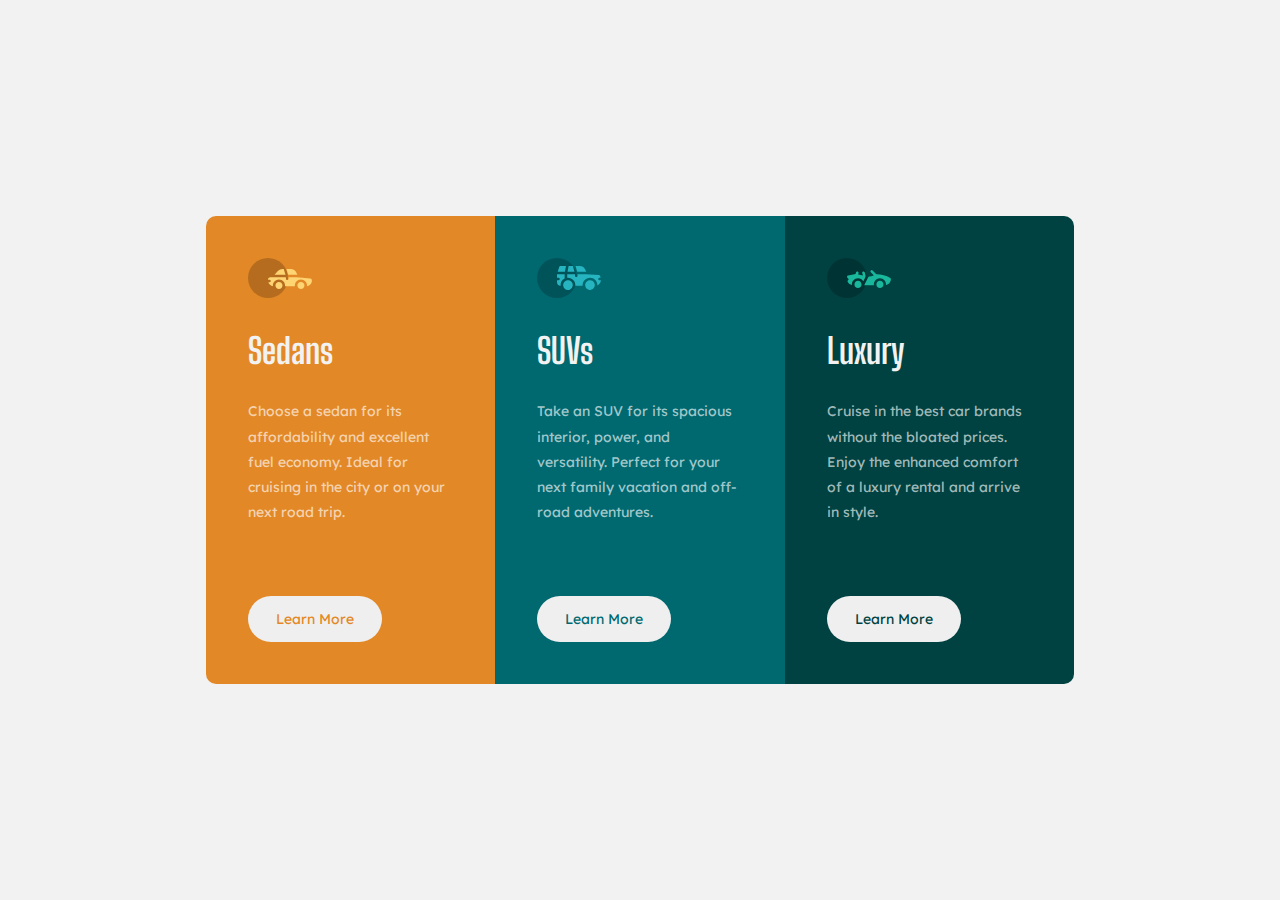
<file: 3 column preview card/index.html>
<!DOCTYPE html>
<html lang="en">

<head>
  <meta charset="UTF-8">
  <meta name="viewport" content="width=device-width, initial-scale=1.0">
  <!-- Font import -->
  <link rel="preconnect" href="https://fonts.googleapis.com">
  <link rel="preconnect" href="https://fonts.gstatic.com" crossorigin>
  <link href="https://fonts.googleapis.com/css2?family=Big+Shoulders+Display:wght@700&family=Lexend+Deca&display=swap"
    rel="stylesheet">
  <!-- Favicon -->
  <link rel="icon" type="image/png" sizes="32x32" href="./images/favicon-32x32.png">
  <!-- css linked -->
  <link rel="stylesheet" href="./css/style.css">

  <title>3 column preview card</title>

</head>

<body>

  <section class="main_container">
    <div class="sedans">
      <div><img src="./images/icon-sedans.svg" alt=""></div>
      <h1 class="headings">Sedans</h1>
      <p class="paragraphs">Choose a sedan for its affordability and excellent fuel economy. Ideal for cruising in the
        city
        or on your next road trip.</p>
      <button class="btn">Learn More</button>
    </div>
    <div class="suvs">
      <div><img src="./images/icon-suvs.svg" alt=""></div>
      <h1 class="headings">SUVs</h1>
      <p class="paragraphs">Take an SUV for its spacious interior, power, and versatility. Perfect for your next family
        vacation
        and off-road adventures.</p>
      <button class="btn">Learn More</button>
    </div>
    <div class="luxury">
      <div><img src="./images/icon-luxury.svg" alt=""></div>
      <h1 class="headings">Luxury</h1>
      <p class="paragraphs">Cruise in the best car brands without the bloated prices. Enjoy the enhanced comfort of a
        luxury
        rental and arrive in style.</p>
      <button class="btn">Learn More</button>
    </div>
  </section>

</body>

</html>
</file>
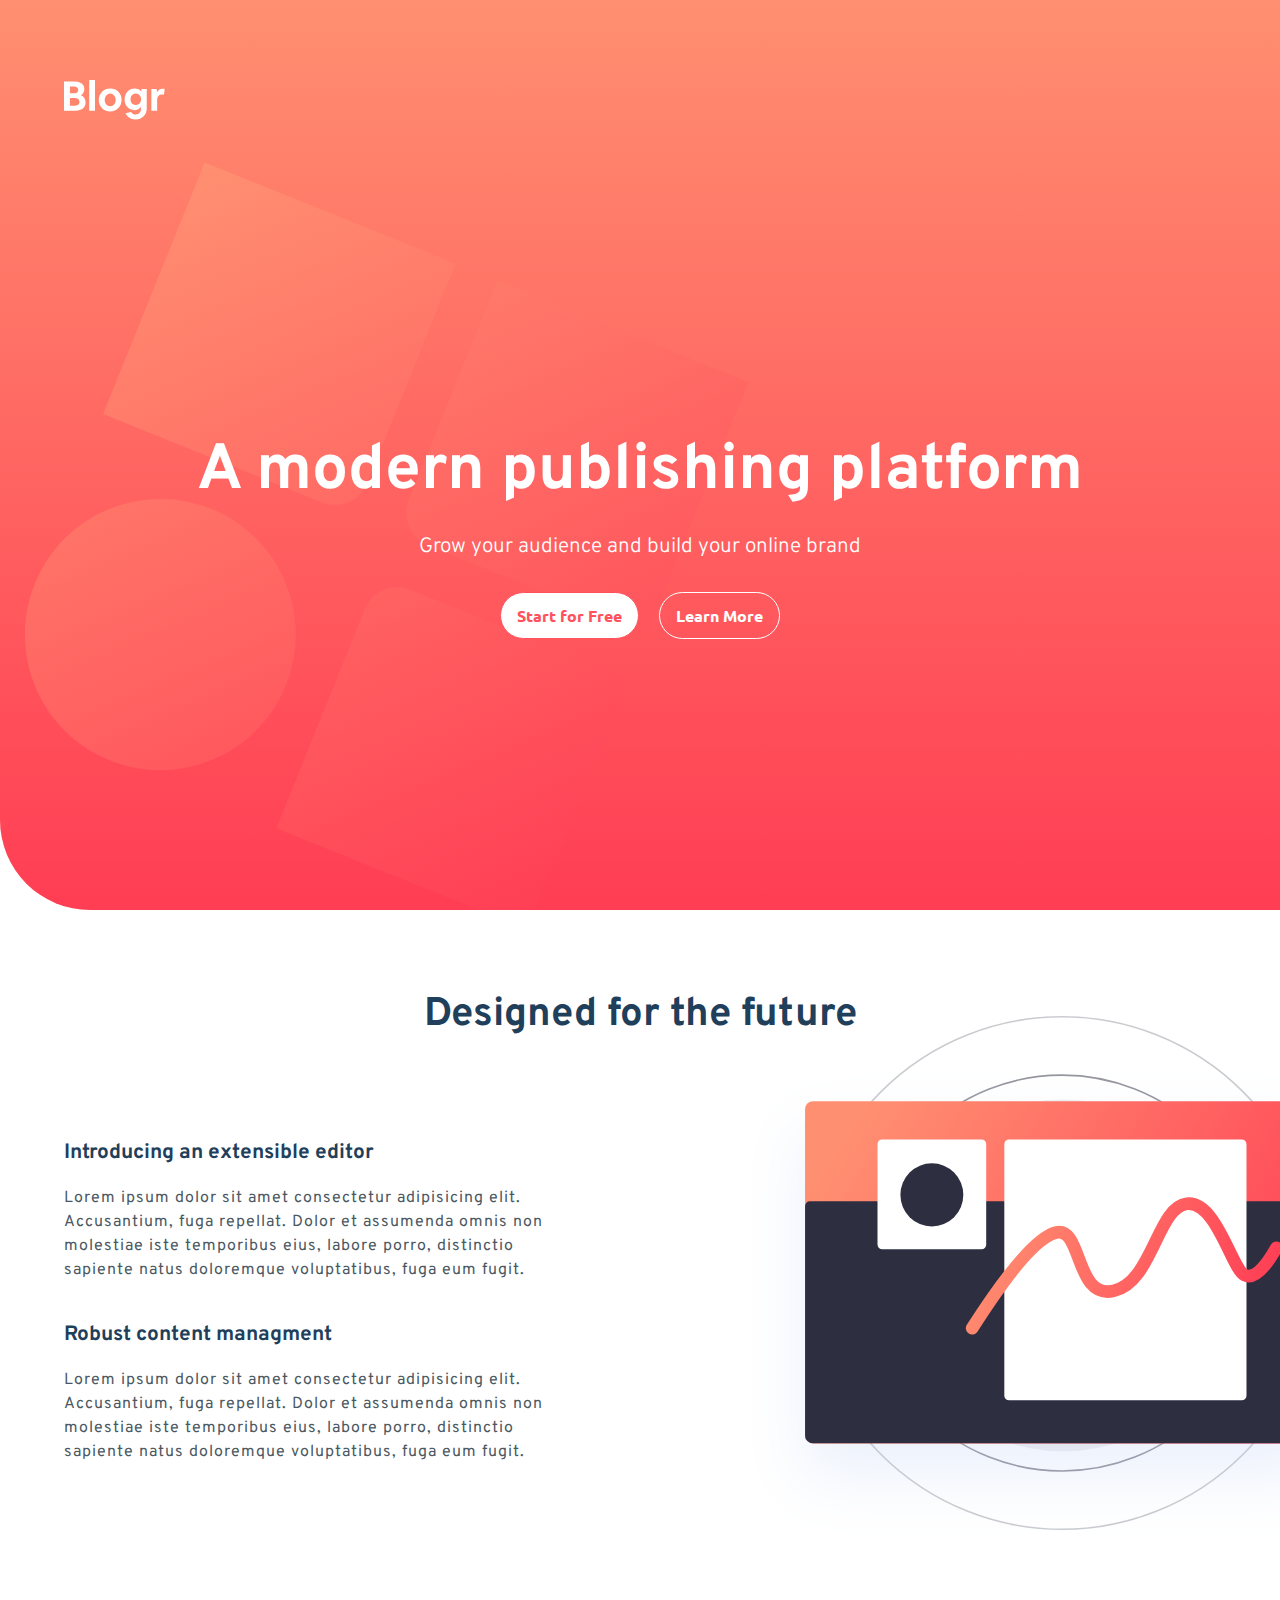
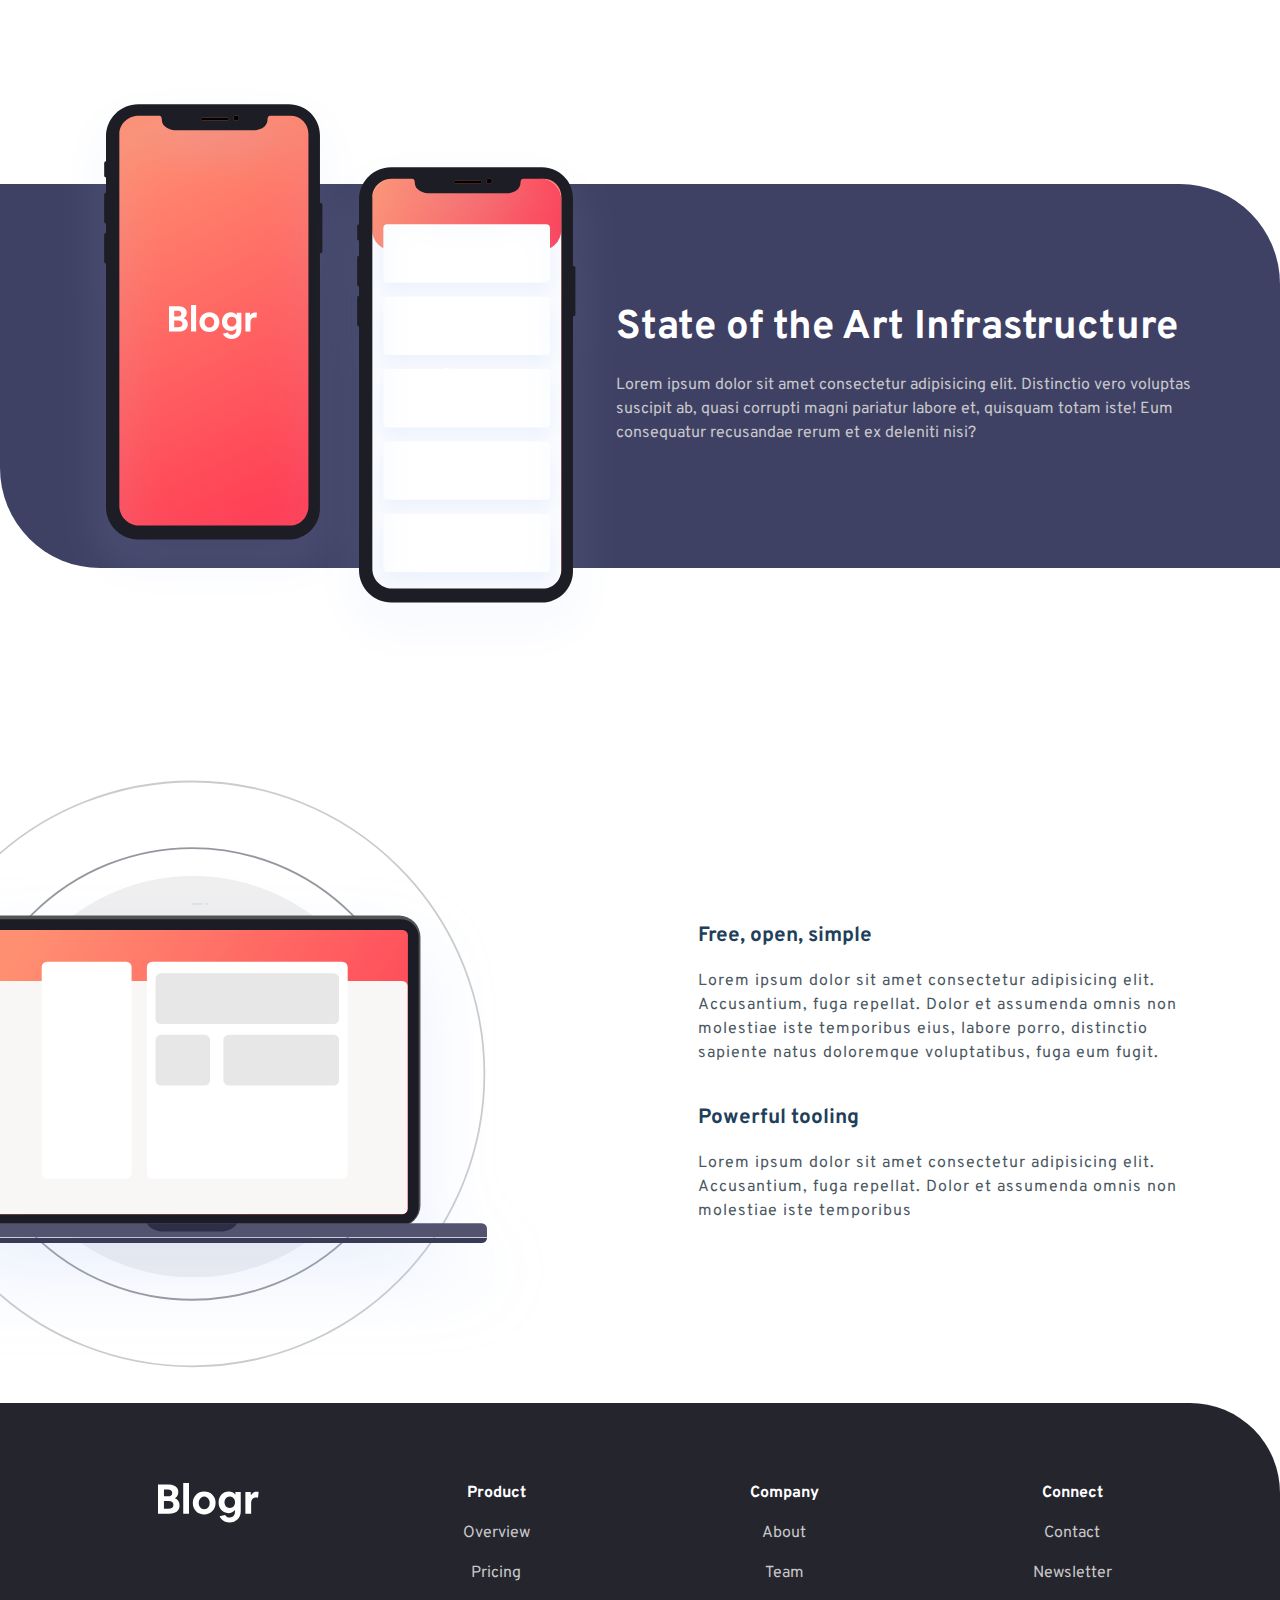
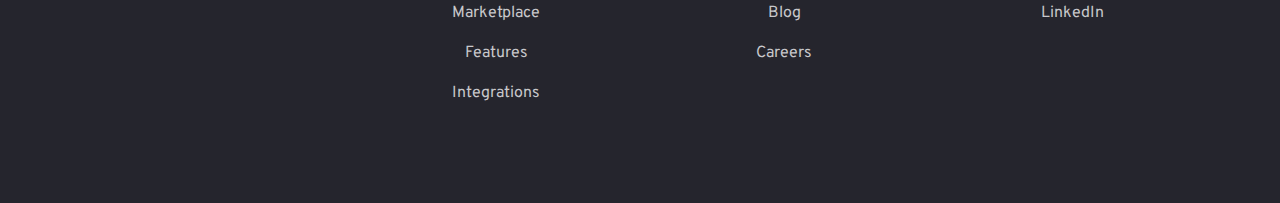
<file: Blogr-landing-page/index.html>
<!DOCTYPE html>
<html lang="en">
<head>
  <meta charset="UTF-8">
  <meta name="viewport" content="width=device-width, initial-scale=1.0">
  <link rel="icon" type="image/png" sizes="32x32" href="./images/favicon-32x32.png">
  <title>Frontend Mentor | [Blogr]</title>
  <link rel="stylesheet" href="css/style.css">
  <meta name="description" content="Blogr landing page of the challenge Frontend Mentor">
  <meta name="keywords" content="Blog, Landing, Frontend, Mentor">
  <meta name="author" content="Cristian Camilo Rodriguez">
</head>
<body>
  <header class="hero">
    <nav class="nav container">
      <div class="nav__logo">
        <img src="images/logo.svg" alt="logo" class="nav__logo-img">
      </div>
      <div class="nav__hamburguer">
        <img src="images/icon-hamburger.svg" alt="menu nav hamburguer" class="nav__icon">
      </div>
    </nav>
    <section class="hero__main container">
      <h1 class="hero__title">A modern publishing platform</h1>
      <p class="hero__paragraph">
        Grow your audience and build your online brand
      </p>
      <div class="hero__btns">
        <a href="#" class="hero__cta">Start for Free</a>
        <a href="#" class="hero__cta hero__cta--bg">Learn More</a>
      </div>
    </section>
    <img src="images/bg-pattern-intro-desktop.svg" alt="pattern" class="hero__patterns">
  </header>
  <main class="main">
    <section class="designed ">
      <div class="container">
        <h2 class="subtitle">Designed for the future</h2>
        <div class="designed__container">
          <div class="designed__illustration"></div>
          <div class="designed__texts">
            <div class="designed__about designed__about--margin">
              <h2 class="designed__subtitle">Introducing an extensible editor</h2>
              <p class="designed__paragraph">Lorem ipsum dolor sit amet consectetur adipisicing elit. Accusantium, fuga
                repellat. Dolor et assumenda omnis non molestiae iste temporibus eius, labore porro, distinctio sapiente
                natus doloremque voluptatibus, fuga eum fugit.</p>
            </div>
            <div class="designed__about">
              <h2 class="designed__subtitle">Robust content managment</h2>
              <p class="designed__paragraph">Lorem ipsum dolor sit amet consectetur adipisicing elit. Accusantium, fuga
                repellat. Dolor et assumenda omnis non molestiae iste temporibus eius, labore porro, distinctio sapiente
                natus doloremque voluptatibus, fuga eum fugit.</p>
            </div>
          </div>
        </div>
      </div>
    </section>
    <section class="infrastructure">
      <div class="infrastructure__container container">
        <img src="images/illustration-phones.svg" class="infrastructure__phones">
        <div class="infrastructure__texts">
          <h2 class="infrastructure__title">State of the Art Infrastructure</h2>
          <p class="infrastructure__paragraph">Lorem ipsum dolor sit amet consectetur adipisicing elit. Distinctio vero
            voluptas suscipit ab, quasi corrupti magni pariatur labore et, quisquam totam iste! Eum consequatur
            recusandae rerum et ex deleniti nisi?</p>
        </div>
      </div>

    </section>

    <section class="designed designed--left">

      <div class="container">

        <div class="designed__container designed__container--left">
          <div class="designed__illustration designed__illustration--right"></div>

          <div class="designed__texts">
            <div class="designed__about designed__about--margin">
              <h2 class="designed__subtitle">Free, open, simple</h2>
              <p class="designed__paragraph">Lorem ipsum dolor sit amet consectetur adipisicing elit. Accusantium, fuga
                repellat. Dolor et assumenda omnis non molestiae iste temporibus eius, labore porro, distinctio sapiente
                natus doloremque voluptatibus, fuga eum fugit.</p>
            </div>
            <div class="designed__about">
              <h2 class="designed__subtitle">Powerful tooling</h2>
              <p class="designed__paragraph">Lorem ipsum dolor sit amet consectetur adipisicing elit. Accusantium, fuga
                repellat. Dolor et assumenda omnis non molestiae iste temporibus</p>
            </div>
          </div>
        </div>
      </div>
    </section>
  </main>
  <footer class="footer">
    <div class="footer__container container">
      <img src="images/logo.svg" class="footer__logo">
      <div class="footer__links">
        <a href="" class="footer__link footer__link--main">Product</a>
        <a href="" class="footer__link">Overview</a>
        <a href="" class="footer__link">Pricing</a>
        <a href="" class="footer__link">Marketplace</a>
        <a href="" class="footer__link">Features</a>
        <a href="" class="footer__link">Integrations</a>
      </div>
      <div class="footer__links">
        <a href="" class="footer__link footer__link--main">Company</a>
        <a href="" class="footer__link">About</a>
        <a href="" class="footer__link">Team</a>
        <a href="" class="footer__link">Blog</a>
        <a href="" class="footer__link">Careers</a>
      </div>
      <div class="footer__links">
        <a href="" class="footer__link footer__link--main">Connect</a>
        <a href="" class="footer__link">Contact</a>
        <a href="" class="footer__link">Newsletter</a>
        <a href="" class="footer__link">LinkedIn</a>
      </div>
    </div>
  </footer>
</body>
</html>
</file>
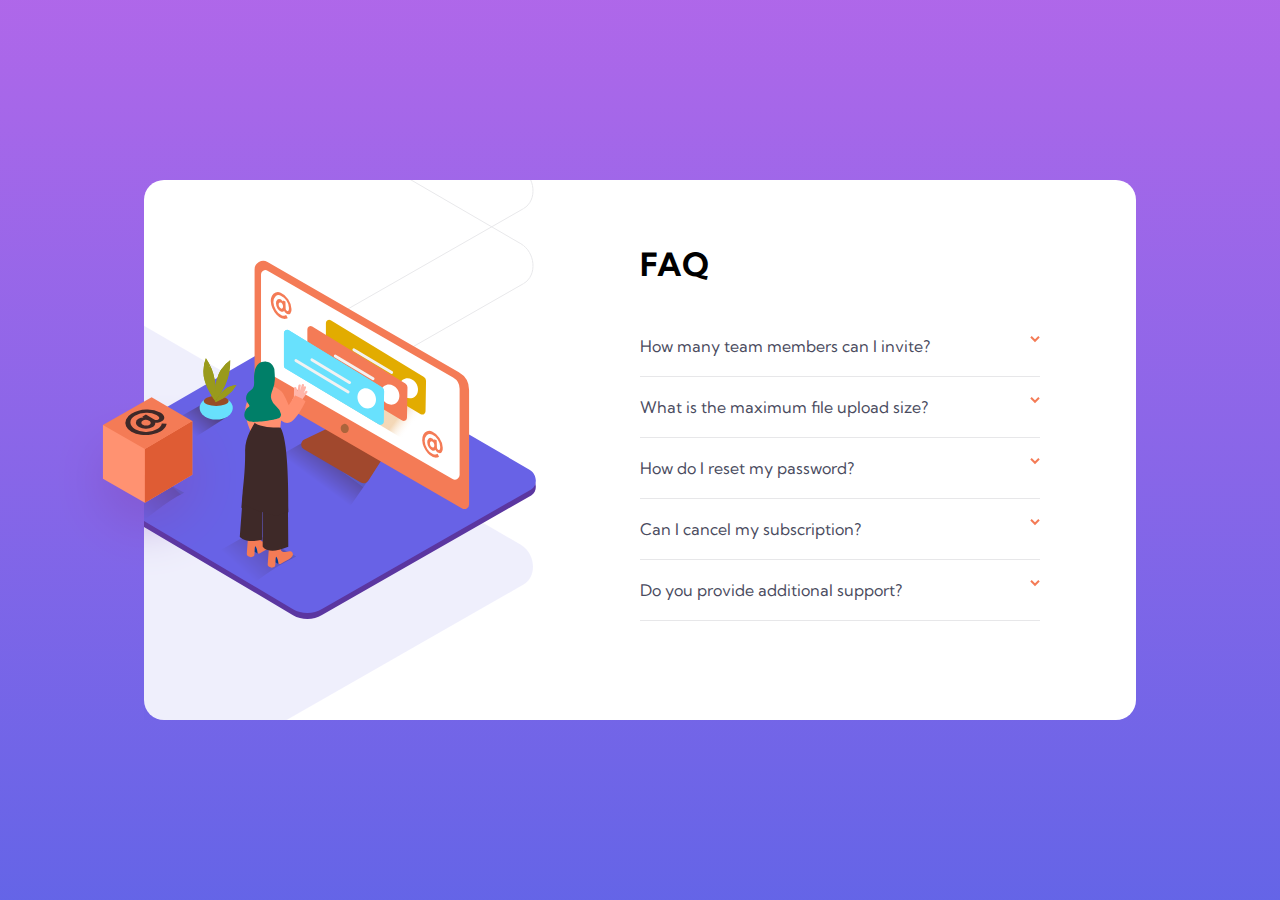
<file: FAQ accordion card/index.html>
<!DOCTYPE html>
<html lang="en">

<head>
  <meta charset="UTF-8">
  <meta name="viewport" content="width=device-width, initial-scale=1.0">

  <link rel="preconnect" href="https://fonts.googleapis.com">
  <link rel="preconnect" href="https://fonts.gstatic.com" crossorigin>
  <link href="https://fonts.googleapis.com/css2?family=Kumbh+Sans:wght@400;700&display=swap" rel="stylesheet">

  <link rel="icon" type="image/png" sizes="32x32" href="./images/favicon-32x32.png">
  <link rel="stylesheet" href="./css/style.css">

  <title>FAQ Accordion Card</title>

</head>

<body>
  
  <div class="main_container">
    
    <div class="img_container" id="imgHover">
      <img src="./images/illustration-box-desktop.svg" alt="">
    </div>
    <div class="question_container" id="demo">
      <h1>FAQ</h1>
      <div class="questions_heading">
        <div class="question_block">
          <p class="question">How many team members can I invite?</p>
          <img src="./images/icon-arrow-down.svg" alt="" class="arrow">
        </div>
        <div class="answer">
          <p>You can invite up to 2 additional users on the Free plan. There is no limit on
            team members for the Premium plan.</p>
        </div>
      </div>
      <div class="questions_heading">
        <div class="question_block">
          <p class="question">What is the maximum file upload size?</p>
          <img src="./images/icon-arrow-down.svg" alt="" class="arrow">
        </div>
        <div class="answer">
          <p>No more than 2GB. All files in your account must fit your allotted storage space.</p>
        </div>
      </div>

      <div class="questions_heading">
        <div class="question_block">
          <p class="question">How do I reset my password?</p>
          <img src="./images/icon-arrow-down.svg" alt="" class="arrow">
        </div>
        <div class="answer">
          <p>Click “Forgot password” from the login page or “Change password” from your profile page.
            A reset link will be emailed to you.</p>
        </div>
      </div>

      <div class="questions_heading">
        <div class="question_block">
          <p class="question">Can I cancel my subscription?</p>
          <img src="./images/icon-arrow-down.svg" alt="" class="arrow">
        </div>
        <div class="answer">
          <p>Yes! Send us a message and we’ll process your request no questions_heading asked.</p>
        </div>
      </div>

      <div class="questions_heading">
        <div class="question_block">
          <p class="question">Do you provide additional support?</p>
          <img src="./images/icon-arrow-down.svg" alt="" class="arrow">
        </div>
        <div class="answer">
          <p>Chat and email support is available 24/7. Phone lines are open during normal business hours.</p>
        </div>
      </div>
    </div>
  </div>

  <script src="./js/script.js"></script>
</body>

</html>
</file>
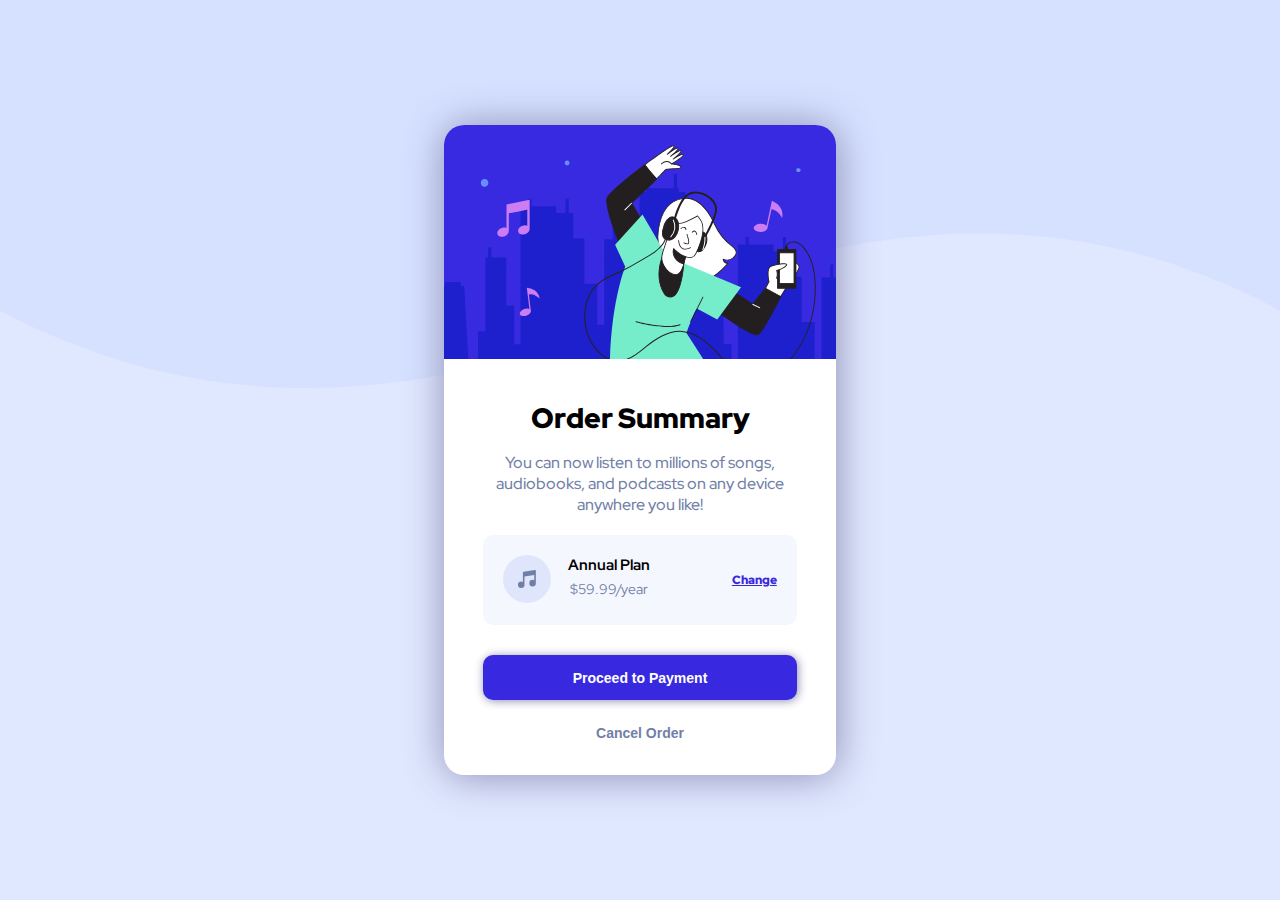
<file: Order summary card/index.html>
<!DOCTYPE html>
<html lang="en">

<head>
  <meta charset="UTF-8">
  <meta name="viewport" content="width=device-width, initial-scale=1.0">
  <link rel="preconnect" href="https://fonts.googleapis.com">
  <link rel="preconnect" href="https://fonts.gstatic.com" crossorigin>
  <link href="https://fonts.googleapis.com/css2?family=Red+Hat+Display:wght@500;700;900&display=swap" rel="stylesheet">
  <link rel="icon" type="image/png" sizes="32x32" href="./images/favicon-32x32.png">
  <link rel="stylesheet" href="./css/style.css">

  <title>Order summary card</title>
</head>

<body>

  <section class="main_container">

    <div class="banner">
    </div>

    <div class="content">
      <h1>Order Summary</h1>

      <p>You can now listen to millions of songs, audiobooks, and podcasts on any
        device anywhere you like!</p>
    </div>

    <div class="plan">
      <div class="plan_container">
        <div class="icon"></div>
        <div class="price">
          <h4>Annual Plan</h4>
          <p>$59.99/year</p>
        </div>
      </div>

      <div class="change">
        <a href="">Change</a>
      </div>
    </div>

    <div class="buttons">
      <button class="proceed"> Proceed to Payment</button>
      <button class="cancel"> Cancel Order</button>
    </div>

  </section>

</body>

</html>
</file>
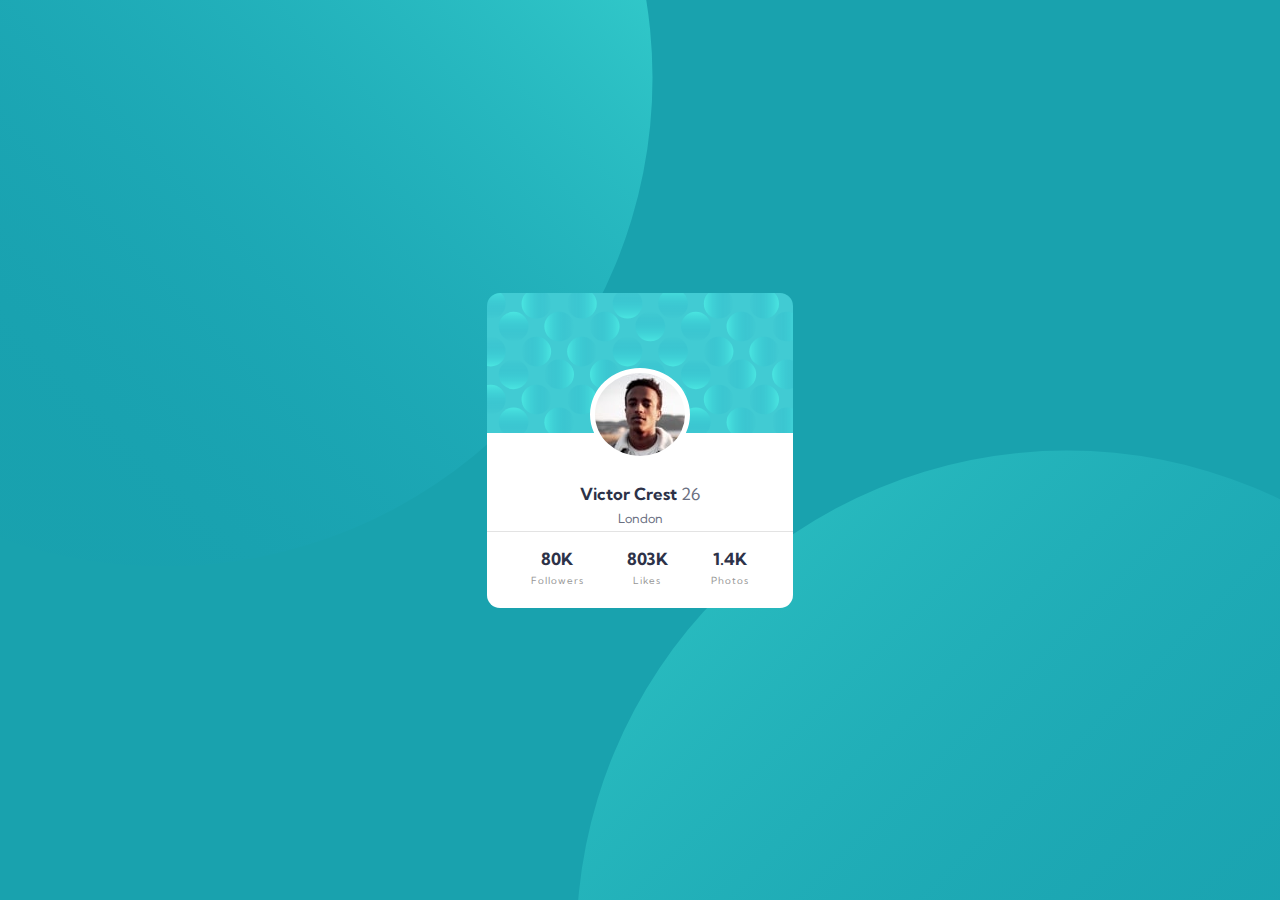
<file: Profile card/index.html>
<!DOCTYPE html>
<html lang="en">

<head>
  <meta charset="UTF-8">
  <meta name="viewport" content="width=device-width, initial-scale=1.0">

  <link rel="preconnect" href="https://fonts.googleapis.com">
  <link rel="preconnect" href="https://fonts.gstatic.com" crossorigin>
  <link href="https://fonts.googleapis.com/css2?family=Kumbh+Sans:wght@400;700&display=swap" rel="stylesheet">

  <link rel="icon" type="image/png" sizes="32x32" href="./images/favicon-32x32.png">
  <link rel="stylesheet" href="./css/style.css">

  <title>Profile card</title>

</head>

<body>

  <div class="main_container">

    <div class="card">
      <div class="profile">
        <div class="photo"></div>
        <div class="info fade-in">
          <p class="name">Victor Crest<span> 26 </span></p>
          <p class="city">London</p>
        </div>
      </div>
      <div class="stats zoom-in">
        <div>
          <p class="rate">80K</p>
          <p class="impression">Followers</p>
        </div>
        <div>
          <p class="rate">803K</p>
          <p class="impression">Likes</p>
        </div>
        <div>
          <p class="rate">1.4K</p>
          <p class="impression">Photos</p>
        </div>
      </div>
    </div>

  </div>

</body>

</html>
</file>
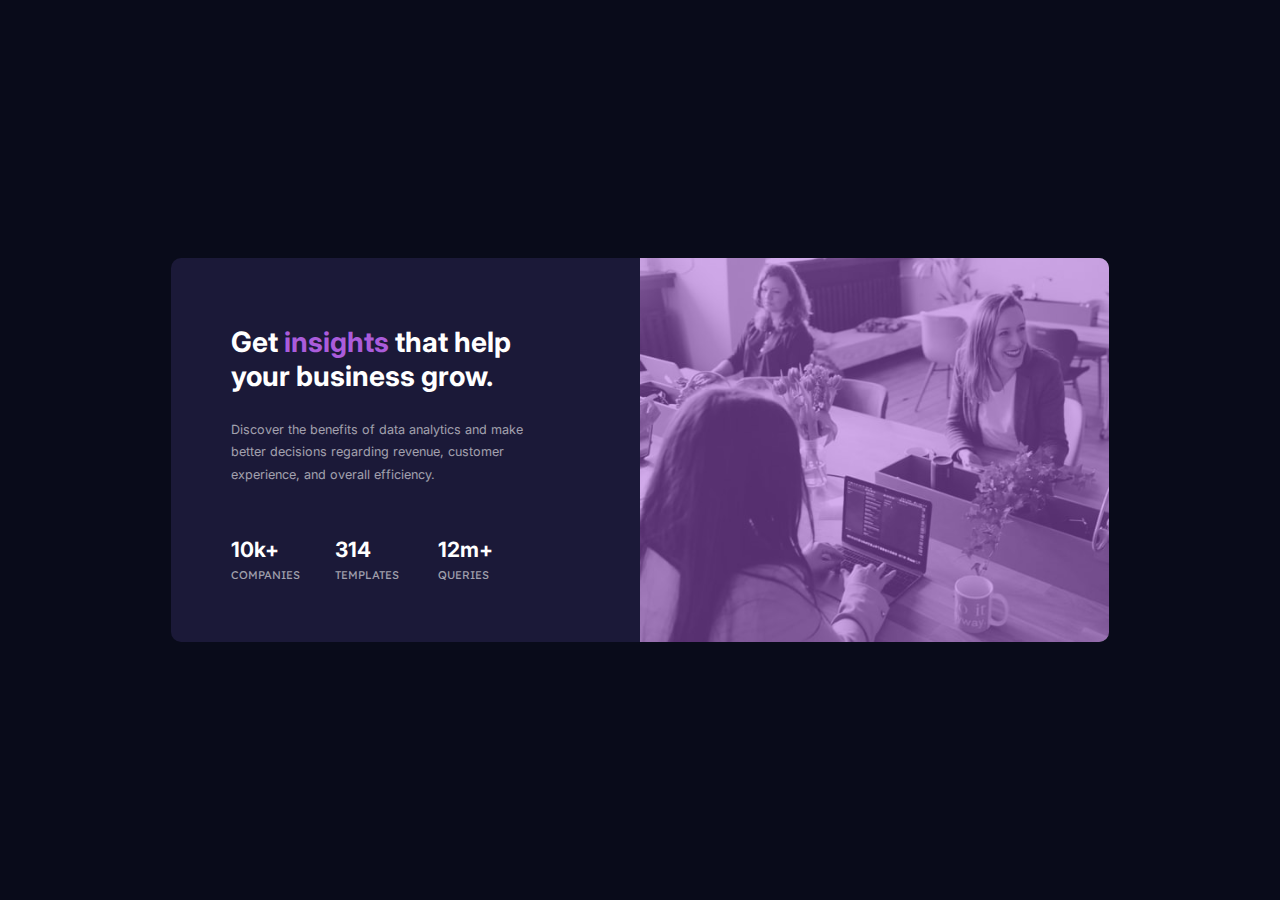
<file: Stats preview card/index.html>
<!DOCTYPE html>
<html lang="en">

<head>
  <meta charset="UTF-8">
  <meta name="viewport" content="width=device-width, initial-scale=1.0">

  <link rel="preconnect" href="https://fonts.googleapis.com">
  <link rel="preconnect" href="https://fonts.gstatic.com" crossorigin>
  <link href="https://fonts.googleapis.com/css2?family=Inter:wght@400;700&family=Lexend+Deca&display=swap" rel="stylesheet">

  <link rel="icon" type="image/png" sizes="32x32" href="./images/favicon-32x32.png">
  <link rel="stylesheet" href="./css/style.css">

  <title>Stats preview card</title>

</head>

<body>

  <section class="main_container">

    <article class="content">

      <div class="paragraph">
        <h1>
          Get <span>insights</span> that help your business grow.
        </h1>
        <p>
          Discover the benefits of data analytics and make better decisions regarding revenue, customer
          experience, and overall efficiency.
        </p>
      </div>

      <div class="value">
        <div>
          <h2>10k+</h2>
          <p>companies</p>
        </div>
        <div>
          <h2>314</h2>
          <p>templates</p>
        </div>
        <div>
          <h2>12m+</h2>
          <p>queries</p>
        </div>
      </div>
    </article>

    <article class="img">
      <div></div>
    </article>

  </section>

</body>

</html>
</file>
<file: 3 column preview card/css/style.css>
* {
    margin: 0;
    padding: 0;
}
/* font-family: 'Big Shoulders Display', cursive;
font-family: 'Lexend Deca', sans-serif; */
body {
    display: flex;
    height: 100vh;
    background-color: hsl(0, 0%, 95%);
}
.main_container {
    display: grid;
    grid-template-columns: 1fr 1fr 1fr;
    width: 62em;
    margin: auto;
}

.main_container .sedans,
.suvs,
.luxury {
    padding: 3em;
}

.main_container .sedans {
    background-color: hsl(31, 77%, 52%);
    border-radius: 10px 0 0 10px;
}

.main_container .suvs {
    background-color: hsl(184, 100%, 22%);
}

.main_container .luxury {
    background-color: hsl(179, 100%, 13%);
    border-radius: 0 10px 10px 0;
}

.main_container .headings {
    color: hsl(0, 0%, 95%);
    font-size: 2.5em;
    font-family: "Big Shoulders Display", cursive;
    margin: 0.8em 0;
}

.main_container .paragraphs {
    color: hsla(0, 0%, 100%, 0.65);
    font-size: 1em;
    line-height: 1.8em;
    font-family: "Lexend Deca", sans-serif;
}

.main_container .btn {
    cursor: pointer;
    padding: 1em 2em;
    border-radius: 30px;
    font-family: "Lexend Deca", sans-serif;
    font-size: 1em;
    border: none;
    margin-top: 5em;
}

.main_container .sedans > .btn {
    color: hsl(31, 77%, 52%);
}

.main_container .suvs > .btn {
    color: hsl(184, 100%, 22%);
}

.main_container .luxury > .btn {
    color: hsl(179, 100%, 13%);
}

.main_container .btn:active {
    border-style: none;
    color: hsl(0, 0%, 95%);
    background-color: transparent;
    border: 2px solid hsl(0, 0%, 95%);
}

.main_container .btn:focus-visible {
    outline: none;
}

@media only screen and (max-width: 1400px) {
    body {
        font-size: 14px;
    }
}
@media only screen and (min-width: 1400px) {
    body {
        font-size: 16px;
    }
}

@media only screen and (max-width: 865px) {

    .main_container {
        grid-template-columns: 1fr;
        grid-template-rows: 1fr 1fr 1fr;
        margin: 5em 2em;
    }

    .main_container .sedans {
        background-color: hsl(31, 77%, 52%);
        border-radius: 10px 10px 0 0;
    }

    .main_container .luxury {
        background-color: hsl(179, 100%, 13%);
        border-radius: 0 0 10px 10px;
    }
}
</file>
<file: Blogr-landing-page/css/style.css>
@import url('https://fonts.googleapis.com/css2?family=Overpass:wght@300;600&family=Ubuntu:wght@400;500;700&display=swap');

:root{
  --light-red-cta-text: hsl(356, 100%, 66%);
  --very-light-red-cta-hover-bg: hsl(355, 100%, 74%);
  --very-dark-blue-headings: hsl(208, 49%, 24%);
  --white-text: hsl(0, 0%, 100%);
  --grayish-blue-footer-text: hsl(240, 2%, 79%);
  --very-dark-grayish-blue: hsl(207, 13%, 34%);
  --very-dark-black-blue: hsl(240, 10%, 16%);
  --gradient-very-light-red: hsl(13, 100%, 72%);
  --gradient-light-red: hsl(353, 100%, 62%);
  --very-dark-gray-blue: hsl(237, 17%, 21%);
  --very-dark-desaturated-blue: hsl(237, 23%, 32%);
  --font-size: 16px;
  --font-family-1: 'Overpass', sans-serif;
  --font-family-2: 'Ubuntu', sans-serif;
  --padding-container: 80px 0;
  --color-white: #fff;
  --color-l-red: hsl(356, 100%, 66%);
  --gradient-very-light-red:  hsl(13, 100%, 72%);
    --gradient-light-red: hsl(353, 100%, 62%);
    --gradient-v-gray-blue:  hsl(237, 17%, 21%);
    --gradient-v-d-desatured-blue:  hsl(237, 23%, 32%) ;


    --padding-container: 80px 0;
    --color-grayish-blue: hsl(240, 2%, 79%);
    --color-white: #fff;
    --color-l-red:  hsl(356, 100%, 66%);
    --color-v-l-red:  hsl(355, 100%, 74%);
    --color-v-blue: hsl(208, 49%, 24%);
    --color-v-d-grayish-blue :hsl(207, 13%, 34%);
    --color-v-d-black-blue:hsl(240, 10%, 16%);
}
*, ::before, ::after{
  padding: 0;
  margin: 0;
  box-sizing: border-box;
}
body{
  font-family: var(--font-family-1);
}
.hero{
  overflow: hidden;
  min-height: 100vh;
  background-image: linear-gradient(var(--gradient-very-light-red),var(--gradient-light-red));
  position: relative;
  z-index: 1;
  border-radius: 0 0 0 90px;
}
.container{
  width: 90%;
  max-width: 1200px;
  margin: 0 auto;
  overflow: hidden;
  padding: var(--padding-container);
}
.nav{
  display: grid;
  grid-template-columns: repeat(2, max-content);
  align-items: center;
  justify-content: space-between;
  height: 150px;
}
.hero__main{
  text-align: center;
  color: #fff;
  height: calc(100vh - 150px);
  display: flex;
  flex-direction: column;
  justify-content: center;
}
.hero__title{
  font-size: 2rem;
}
.hero__paragraph{
  margin-top: 1em;
  font-size: 1.3rem;
  font-weight: 300;
}
.hero__btns{
  margin-top: 2em;
  display: grid;
  grid-template-columns: max-content max-content;
  justify-content: center;
  gap: 20px;
}
.hero__cta{
  color: #fff;
  text-decoration: none;
  border: 1px solid currentColor;
  padding: 12px 16px;
  border-radius: 30px;
  background: var(--color-white);
  color: var(--color-l-red);
  font-family: var(--font-family-2);
  font-weight: 600;
}
.hero__cta--bg{
  --color-white: transparent;
  --color-l-red: #fff; 
}
.hero__patterns{
  position: absolute;
  top: 0;
  left: -180px;
  height: 120%;
  z-index: -1;

}
/* --------------------------------- */

.subtitle{
  font-size: 1.9rem;
  color: var(--color-v-blue);
  text-align: center;
}


.designed__illustration{
  height: 350px;
  background-repeat: no-repeat;
  background-position: center;
  background-size: contain;
  background-image: url(../images/illustration-editor-mobile.svg);
}

.designed__illustration--right{
  background-size: cover;
  background-image: url(../images/illustration-laptop-mobile.svg);
}

.designed__paragraph{
  color: var(--color-v-d-grayish-blue);
  line-height: 1.5;
  letter-spacing: 1px;
  text-align: center;
  font-family: var(--font2);
  margin-top: 20px;
}

.designed__about--margin{
  margin-bottom: 40px;
}

.designed__subtitle{
  font-size: 1.9rem;
  color: var(--color-v-blue);
  text-align: center;
}

/* -------------------- */


.infrastructure{
  --padding-container: 40px 0 80px;
  position: relative;
  color: #fff;
  text-align: center;
}

.infrastructure::before{
  content: "";
  display: block;
  width: 100%;
  top: 30%;
  bottom: 0;
  position: absolute;
  background-color: var(--gradient-v-d-desatured-blue);
  z-index: -1;
  border-radius: 0 100px 0 100px;
}


.infrastructure__title{
  font-size: 2.5rem;
}

.infrastructure__phones{
  width: 100%;
}

.infrastructure__paragraph{
  color:var(--color-grayish-blue);
  line-height: 1.5;
  width: 90%;
  margin: 0 auto;
  margin-top: 20px;
}

/* ----------------------- */

.footer{
  background: var(--color-v-d-black-blue);
  text-align: center;
  font-family: var(--font2);
  border-radius: 0 90px 0 0;
}

.footer__logo{
  margin-bottom: 60px;
}

.footer__links{
  margin-top: 60px;
}

.footer__links:nth-of-type(1){
  margin-top: 0;
}

.footer__link{
  display: block;
  text-decoration: none;
  margin-bottom: 20px;
  color: var(--color-grayish-blue);
}

.footer__link--main{
  color: #fff;
  font-weight: 700;
}

@media screen and (min-width: 550px){
  .none{
      display: block;
  }

 

  .nav{
      font-family: var(--font2);
  }

  .nav__logo{
      display: grid;
      grid-template-columns: max-content max-content;
      gap: 40px;
  }

  .nav__menu{
      display: flex;
      align-items: center;
      gap: 15px;
  }

  .nav__link{
      list-style: none;
      color: #fff;
  }

  .nav__link::after{
      content: "";
      display: inline-block;
      width: 20px;
      height: 16px;
      margin-left: 5px;
      position: relative;
      top: 3px;
      background-repeat: no-repeat;
      background-position: center;
      background-image: url(../images/icon-arrow-light.svg);
  }

  .nav__hamburguer{
      display: none;
  }

  .nav__buttons{
      display: grid;
      grid-template-columns: max-content max-content;
      gap: 20px;
  }

  .nav__button{
      color: #fff;
      text-decoration: none;
      font-weight: 700;
      padding: 10px 0;
  }

  .nav__button--bold{
      background: #fff;
      color: var(--color-l-red);
      padding-right: 30px;
      padding-left: 30px;
      border-radius: 30px;
  }

  .hero__title{
      font-size: 4rem;
  }

  /* ---------------------- */

  .subtitle{
      font-size: 2.5rem;   
  }

  .designed{
      position: relative;
      overflow: hidden;
      width: 100%;
  }

  .designed__illustration{
      position: absolute;
      left: 58%;
      height: auto;
      top: 0;
      bottom: 0;
      right: 0;
      background-size: contain;
  }

  .designed__container{
      padding:100px 0;
      display: flex;
      flex-direction: row;
      justify-content: space-between;
  }

  .designed__illustration{
      width: 50%;
  }

  
  .designed__texts{
      width: 45%;
  }


  .designed__subtitle{
      font-size: 1.3rem;
      text-align: left;
  }


  .designed__paragraph{
      text-align: left;
  }

  /* ----------------------- */

  .infrastructure__container{
      display: flex;
      align-items: center;
  }


  .infrastructure::before{
      top: 20%;
      bottom: 25%;
     
  }

  .infrastructure__texts{
      text-align: left;
  }

  .infrastructure__paragraph{
      width: 100%;
      margin: 0;
      margin-top: 20px;
  }


  /* -------------------------------- */

  .designed--left{
      /* --padding-container:0 0 80px ; */
  }

  .designed__illustration--right{
      position: absolute;
      height: auto;
      top: 0;
      bottom: 0;
      background-size: contain;
      width: 70%;
      left: -20%;
      right: 0;
      /* background-color: #000; */
      background-position:left center;
  }

  .designed__container--left{
      flex-direction: row-reverse;
  }


  /* ------------------ */

  .footer__container{
      display: grid;
      grid-template-columns: repeat(4,1fr);
      justify-content: space-between;
      justify-items: center;
      
  }
  .footer__links{
      display: flex;
      flex-direction: column;
      justify-content: flex-start;
      margin: 0;
  }
}
</file>
<file: FAQ accordion card/css/style.css>
* {
    margin: 0;
    padding: 0;
}

body {
    background: linear-gradient(hsl(273, 75%, 66%), hsl(240, 73%, 65%));
    height: 100vh;
    display: grid;
    font-family: "Kumbh Sans", sans-serif;
}

.main_container {
    display: grid;
    grid-template-columns: 1fr 1fr;
    background-color: white;
    width: 62em;
    height: 60vh;
    margin: auto;
    border-radius: 20px;
}

.main_container .img_container {
    position: relative;
    background-image: url(../images/illustration-woman-online-desktop.svg), url(../images/bg-pattern-desktop.svg);
    background-repeat: no-repeat, no-repeat;
    background-position: -5em 5em, -36em -18em;
}

.main_container .img_container img {
    transition: all 0.5s;
    position: absolute;
    left: -92px;
    top: 215px;
}

.main_container .img_container.hover img {
    transition: all 0.5s;
    position: absolute;
    left: -130px;
    top: 215px;
}

.main_container .question_container {
    margin: 4em 6em 0 0;
}

.main_container .question_container h1 {
    margin-bottom: 1em;
}

.main_container .question_container .questions_heading {
    font-size: 1em;
    padding-top: 20px;
    border-bottom: 1px solid hsl(240, 5%, 91%);
}

.main_container .question_container .questions_heading .question_block {
    display: flex;
    justify-content: space-between;
    padding-bottom: 20px;
    cursor: pointer;
}

.main_container .question_container .questions_heading .question_block .arrow {
    height: 7px;
    transition: all 1s;
}

.main_container .question_container .questions_heading.show_answer .question_block .arrow {
    transition: all 1s;
    transform: rotate(180deg);
}

.main_container .question_container .questions_heading .question_block .question {
    color: hsl(237, 12%, 33%);
}

.main_container .question_container .questions_heading .question_block .question:hover {
    /* cursor: pointer; */
    color: hsl(14, 88%, 65%);
}

.main_container .question_container .questions_heading.show_answer .question_block .question {
    font-weight: 700;
}

.main_container .question_container .questions_heading .answer {
    display: none;
}

.main_container .question_container .questions_heading.show_answer .answer {
    display: block;
    color: hsl(240, 6%, 50%);
}

.main_container .question_container .questions_heading .answer p {
    padding-bottom: 20px;
    line-height: 20px;
}
</file>
<file: Order summary card/css/style.css>
* {
    margin: 0;
    padding: 0;
}

body {
    background: url(../images/pattern-background-desktop.svg) no-repeat;
    background-size: contain;
    background-color: hsl(225, 100%, 94%);
    font-family: "Red Hat Display", sans-serif;
    height: 100vh;
    width: 100vw;
    display: flex;
}

.main_container {
    width: 28em;
    background-color: white;
    margin: auto;
    text-align: center;
    border-radius: 20px;
    box-shadow: 1px 1px 40px #8d8db3;
}

.banner {
    background: url(../images/illustration-hero.svg);
    background-size: cover;
    border-top-left-radius: inherit;
    border-top-right-radius: inherit;
    height: 26vh;
}

.content {
    width: 80%;
    margin: 40px auto 20px;
}

.content h1 {
    font-weight: 900;
}

.content p {
    margin-top: 15px;
    font-size: 16px;
    font-weight: 500;
    color: hsl(224, 23%, 55%);
}

.plan {
    display: flex;
    justify-content: space-between;
    align-items: center;
    background-color: hsl(225, 100%, 98%);
    border-radius: 20%;
    width: 80%;
    height: 10vh;
    margin: auto;
    border-radius: 10px;
    margin-bottom: 30px;
}

.plan .plan_container {
    display: flex;
}

.plan .plan_container .icon {
    background: url(../images/icon-music.svg) no-repeat;
    height: 50px;
    width: 50px;
    margin: 0 15px 0 20px;
}

.plan .plan_container .price h4 {
    font-size: 15px;
    margin-bottom: 5px;
}

.plan .plan_container .price p {
    color: hsl(224, 23%, 55%);
}

.plan .change {
    margin-right: 20px;
    font-size: 12px;
    font-weight: 900;
}

.plan .change a {
    color: hsl(245, 75%, 52%);
}

.plan .change a:hover {
    opacity: 0.7;
}

.buttons {
    display: flex;
    flex-direction: column;
    margin: 20px auto;
    width: 80%;
}

.buttons .proceed {
    background-color: hsl(245, 75%, 52%);
    color: white;
    height: 45px;
    font-size: 14px;
    font-weight: 700;
    border-radius: 10px;
    margin-bottom: 10px;
    border-style: none;
    box-shadow: 1px 1px 10px #8d8db3;
}

.buttons .proceed:active {
    border-style: none;
}

.buttons .proceed:focus-visible {
    outline: none;
}

.buttons .proceed:hover {
    opacity: 0.7;
    cursor: pointer;
}

.buttons .cancel {
    background-color: white;
    border-color: transparent;
    color: hsl(224, 23%, 55%);
    height: 45px;
    font-size: 14px;
    font-weight: 700;
    border-radius: 10px;
}
.buttoms .cancel:active {
    border-style: none;
}
.buttons .cancel:focus-visible {
    outline: none;
}

.buttons .cancel:hover {
    color: black;
    cursor: pointer;
}

@media only screen and (max-width: 1400px) {
    body {
        font-size: 14px;
    }
}
@media only screen and (min-width: 1400px) {
    body {
        font-size: 16px;
    }
}
</file>
<file: Profile card/css/style.css>
* {
    margin: 0;
    padding: 0;
}

body {
    font-family: "Kumbh Sans", sans-serif;
    font-size: 18px;
    background-color: hsl(185, 75%, 39%);
    background-image: url("../images/bg-pattern-bottom.svg"), url("../images/bg-pattern-top.svg");
    background-repeat: no-repeat, no-repeat;
    background-size: 70em, 70em;
    background-position: calc(45vw) calc(50vh), calc(51vw - 70em) calc(63vh - 70em);
}
.main_container {
    display: flex;
    justify-content: center;
    height: 100vh;
    align-items: center;
}

.main_container .card {
    width: 21.9em;
    background-image: url("../images/bg-pattern-card.svg");
    background-color: white;
    background-repeat: no-repeat;
    border-radius: 13px;
    text-align: center;
}

.main_container .card .profile {
    height: 17em;
    display: flex;
    flex-direction: column;
    justify-content: center;
    align-items: center;
    line-height: 25px;
    border-bottom: hsl(0, 0%, 89%) 1px solid;
}

.main_container .card .profile .photo {
    width: 90px;
    height: 90px;
    background-image: url("../images/image-victor.jpg");
    border: white 5px solid;
    border-radius: 50%;
    margin-top: 75px;
}

.main_container .card .profile .info {
    margin-top: 20px;
}

.main_container .card .profile .info .name {
    font-size: 1.2em;
    font-weight: 700;
    color: hsl(229, 23%, 23%);
}

.main_container .card .profile .info .name span {
    font-weight: 400;
    color: hsl(227, 10%, 46%);
}

.main_container .card .profile .info .city {
    font-size: 0.9em;
    color: hsl(227, 10%, 46%);
}

.main_container .card .stats {
    height: 5em;
    display: flex;
    justify-content: space-around;
    align-items: center;
    margin: 3px 20px;
}

.main_container .card .stats .rate {
    font-size: 1.2em;
    font-weight: 700;
    color: hsl(229, 23%, 23%);
}

.main_container .card .stats .impression {
    margin: 5px;
    color: hsl(0, 0%, 59%);
    font-weight: 400;
    font-size: 0.7em;
    letter-spacing: 1px;
}

.main_container .card .profile .fade-in {
    animation: opac 2s;
}

.main_container .card .zoom-in {
    animation: zoomIn 0.5s;
}

@keyframes opac {
    from {
        opacity: 0;
    }
    to {
        opacity: 1;
    }
}

@keyframes zoomIn {
    from {
        transform: scale(0, 0);
        opacity: 0;
    }
    to {
        transform: scale(1, 1);
        opacity: 100%;
    }
}

@media only screen and (max-width: 1400px) {
    body {
        font-size: 14px;
    }
}
@media only screen and (min-width: 1400px) {
    body {
        font-size: 16px;
    }
}
</file>
<file: Stats preview card/css/style.css>
* {
    margin: 0;
    padding: 0;
}

body {
    background-color: hsl(233, 47%, 7%);
    display: flex;
    height: 100vh;
    width: 100vw;
}

.main_container {
    display: grid;
    grid-template-columns: 1fr 1fr;
    width: 67em;
    margin: auto;
}

.main_container .content {
    background-color: hsl(244, 38%, 16%);
    padding: 4.8em 7em 4.3em 4.3em;
    border-radius: 10px 0px 00px 10px;
}

.main_container .content .paragraph h1 {
    color: hsl(0, 0%, 100%);
    font-size: 2em;
    margin-bottom: 0.9em;
    font-family: 'Inter', sans-serif;
}

.main_container .content .paragraph span {
    color: hsl(277, 64%, 61%);
}

.main_container .content .paragraph p {
    color: hsla(0, 0%, 100%, 0.6);
    font-size: 0.9em;
    font-family: 'Inter', sans-serif;
    margin-bottom: 4em;
    line-height: 1.8em;
}

.main_container .content .value {
    display: grid;
    grid-template-columns: 1fr 1fr 1fr;
    color: hsla(0, 0%, 100%, 0.75);
    font-family: 'Inter', sans-serif;
}

.main_container .content .value h2 {
    color: hsl(0, 0%, 100%);
}

.main_container .content .value p {
    text-transform: uppercase;
    font-family: 'Lexend Deca', sans-serif;
    font-size: 0.8em;
    color: hsla(0, 0%, 100%, 0.6);
    margin-top: 0.5em;
}

.main_container .img {
    background: url(../images/image-header-desktop.jpg) no-repeat;
    background-size: cover;
    border-radius: 0 10px 10px 0;
}

.main_container .img div {
    background-color: hsl(277, 64%, 61%);
    opacity: 0.5;
    height: 100%;
    border-radius: 0 10px 10px 0;
}

@media only screen and (max-width: 1400px) {
    body {
        font-size: 14px;
    }
}
@media only screen and (min-width: 1400px) {
    body {
        font-size: 16px;
    }
}

@media only screen and (max-width: 940px) {
    .main_container {
        grid-template-columns: 1fr;
        grid-template-rows: 1fr 2fr;
        width: 23em;
    }

    .main_container .content {
        border-radius: 0 0 10px 10px;
        padding: 3em 2em;
        order: 2;
    }

    .main_container .content .value {
        grid-template-columns: 1fr;
        text-align: center;
        grid-gap: 2em;
    }
    
    .main_container .content .paragraph h1 {
        text-align: center;
        margin-bottom: 0.5em;
    }

    .main_container .content .paragraph p {
        text-align: center;
        font-size: 1em;
        margin: 0 1em 3em;
    }

    .main_container .img {
        order: 1;
    }

    .main_container .img, .main_container .img div {
        border-radius: 10px 10px 0 0;
    }

}
</file>
